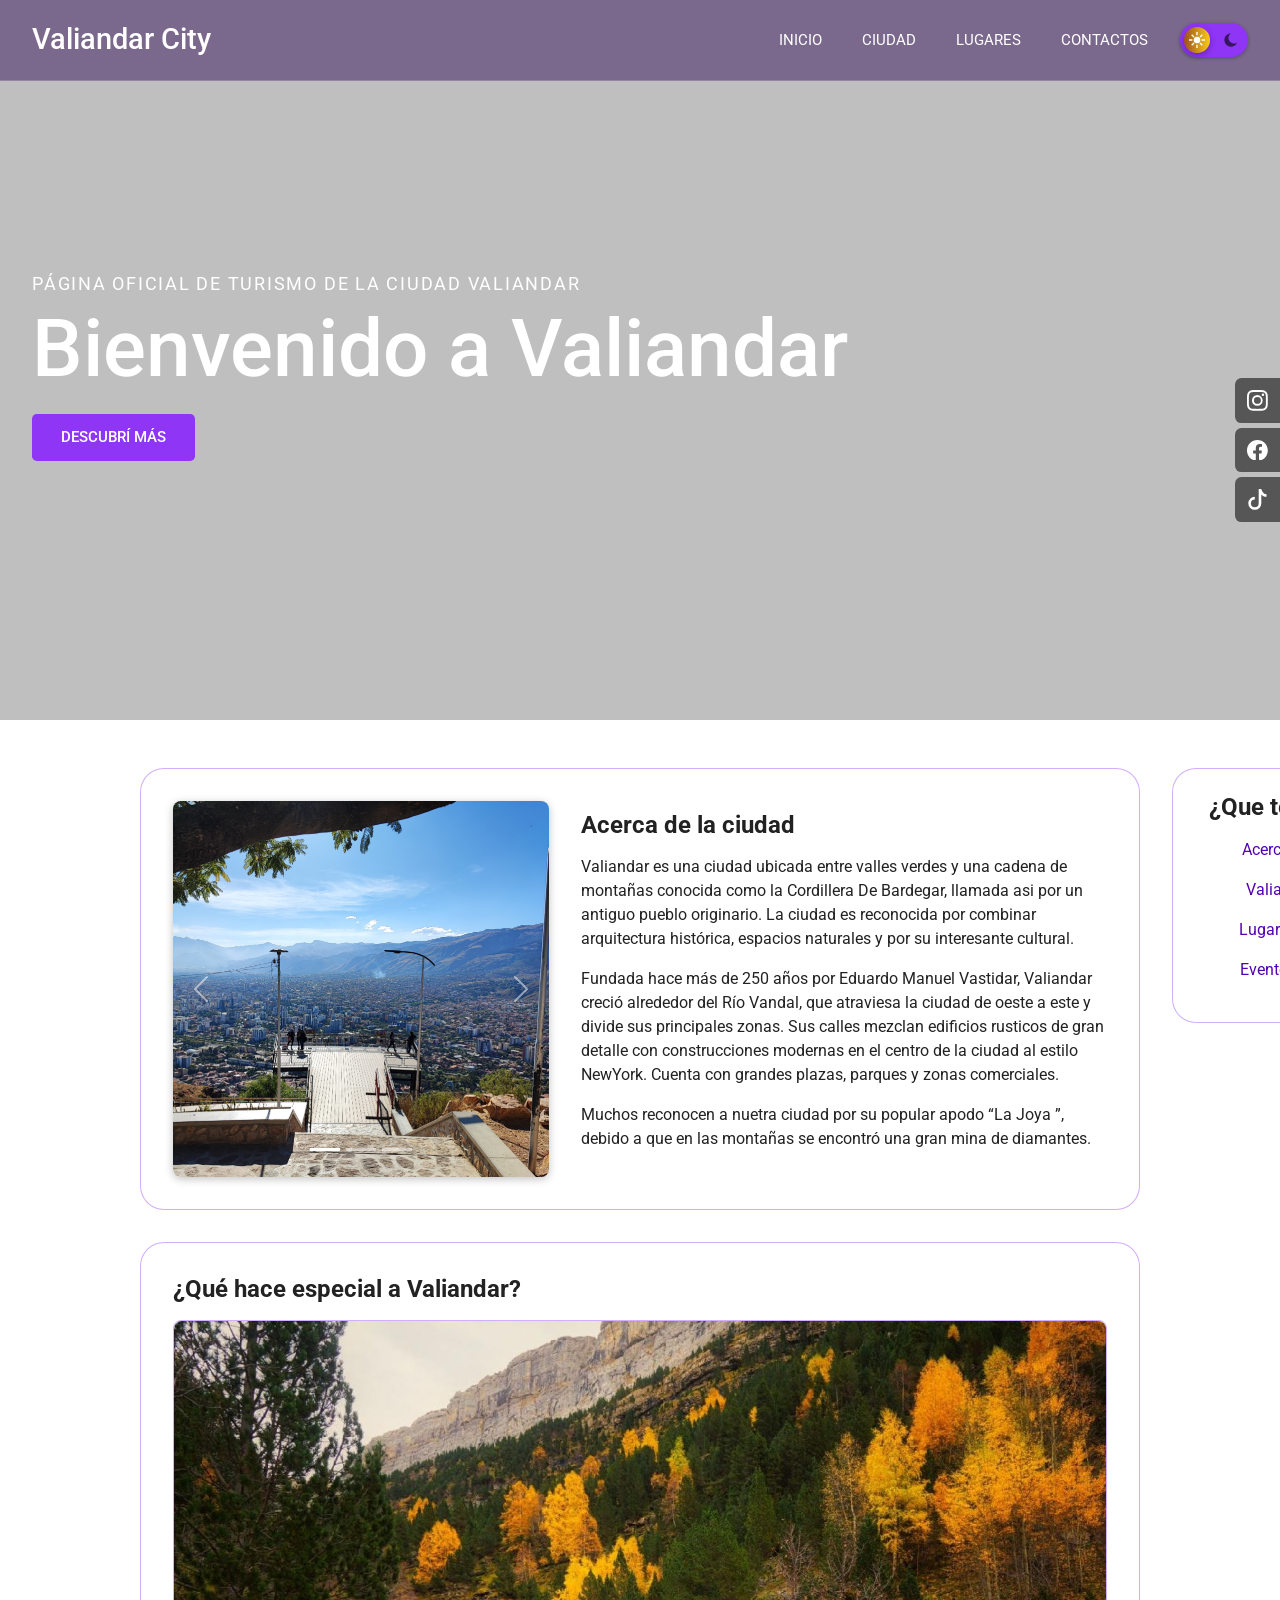
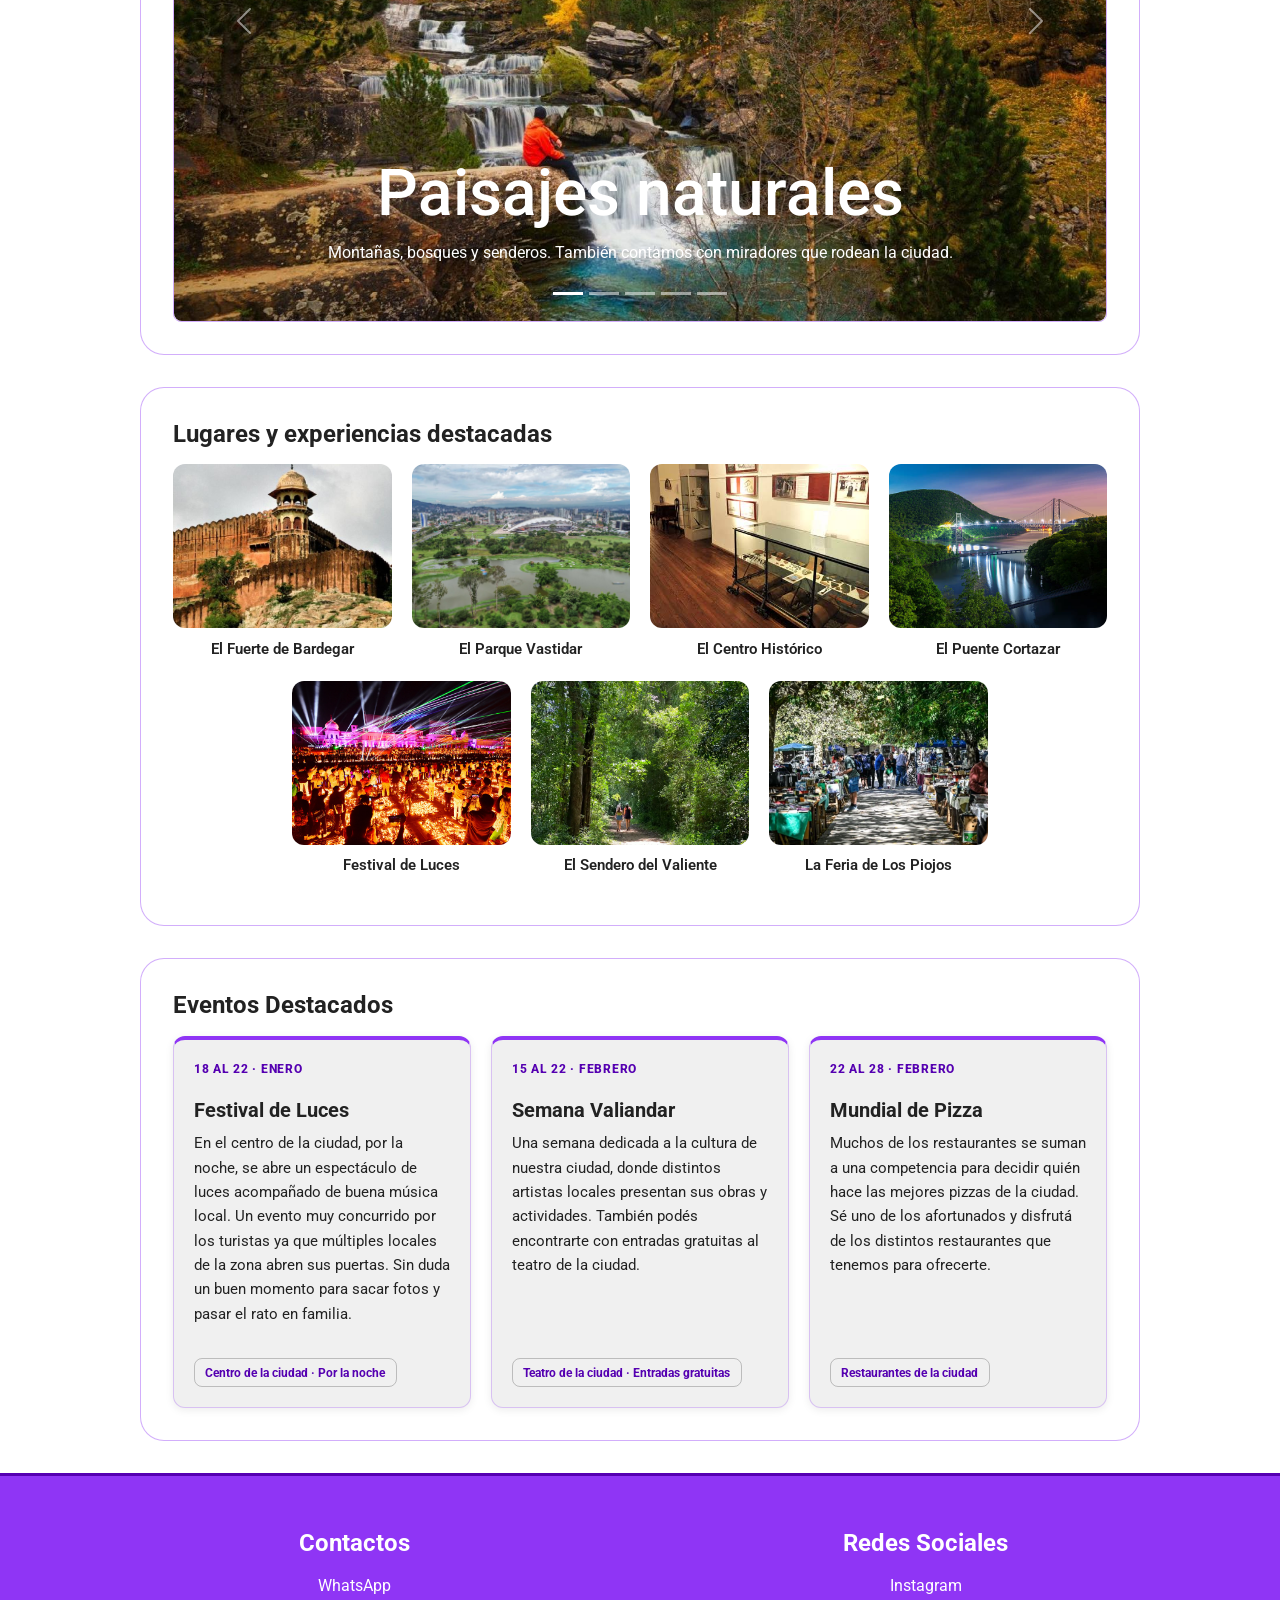
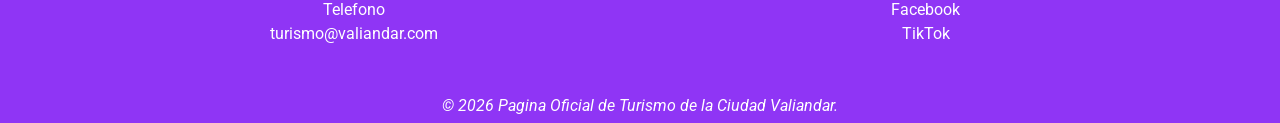
<file: index.html>
<!DOCTYPE html>
<html lang="es">
<head>
    <meta charset="UTF-8">
    <meta name="viewport" content="width=device-width, initial-scale=1.0">
    <title>Turismo Para Todos | Pagina Oficial de Turismo de la Ciudad Valiandar</title>
    <link rel="preconnect" href="https://fonts.googleapis.com">
    <link rel="preconnect" href="https://fonts.gstatic.com" crossorigin>
    <link href="https://fonts.googleapis.com/css2?family=Roboto:ital,wght@0,100..900;1,100..900&display=swap" rel="stylesheet">
    <link href="https://cdn.jsdelivr.net/npm/bootstrap@5.3.8/dist/css/bootstrap.min.css" rel="stylesheet" integrity="sha384-sRIl4kxILFvY47J16cr9ZwB07vP4J8+LH7qKQnuqkuIAvNWLzeN8tE5YBujZqJLB" crossorigin="anonymous">
    <link rel="stylesheet" href="./CSS/style.css">
    <script src="./JS/java.js"></script>
</head>
<body>

    <header>
        <div class="header-content">
            <a href="./index.html" class="logo">Valiandar City</a>
            <nav class="nav-principal" aria-label="Principal">
                <ul>
                    <li><a href="./index.html" class="activo">Inicio</a></li>
                    <li><a href="./ciudad.html">Ciudad</a></li>
                    <li><a href="./lugares.html">Lugares</a></li>
                    <li><a href="./contactos.html">Contactos</a></li>
                </ul>
                <label class="theme-switch" title="Cambiar entre tema claro y oscuro">
                    <input class="theme-switch__input" id="boton-tema" type="checkbox" role="switch" aria-label="Modo oscuro">
                    <span class="theme-switch__track" aria-hidden="true">
                        <svg class="theme-switch__sun" viewBox="0 0 24 24" aria-hidden="true">
                            <path d="M12 17a5 5 0 1 0 0-10 5 5 0 0 0 0 10Zm-1-17h2v5h-2zm0 19h2v5h-2zM0 11h5v2H0zm19 0h5v2h-5zM3.3 4.7l1.4-1.4 3.5 3.5-1.4 1.4zm12.5 12.5 1.4-1.4 3.5 3.5-1.4 1.4zM3.3 19.3l3.5-3.5 1.4 1.4-3.5 3.5zm12.5-12.5 3.5-3.5 1.4 1.4-3.5 3.5z"/>
                        </svg>
                        <svg class="theme-switch__moon" viewBox="0 0 24 24" aria-hidden="true">
                            <path d="M12 2a10 10 0 1 0 9.2 13.9A8 8 0 0 1 12 2Z"/>
                        </svg>
                    </span>
                </label>
            </nav>
        </div>
    </header>

    <section class="hero">
        <div class="hero-content">
            <p class="hero-sub">Página Oficial de Turismo de la Ciudad Valiandar</p>
            <h1>Bienvenido a Valiandar</h1>
            <a href="#presentacion" class="boton">Descubrí más</a>
        </div>
    </section>

    <div class="redes-fijas">
        <a href="https://www.instagram.com/" target="_blank" rel="noreferrer noopener" aria-label="Instagram">
            <svg xmlns="http://www.w3.org/2000/svg" width="16" height="16" fill="currentColor" class="bi bi-instagram" viewBox="0 0 16 16" aria-hidden="true" focusable="false">
                <path d="M8 0C5.829 0 5.556.01 4.703.048 3.85.088 3.269.222 2.76.42a3.9 3.9 0 0 0-1.417.923A3.9 3.9 0 0 0 .42 2.76C.222 3.268.087 3.85.048 4.7.01 5.555 0 5.827 0 8.001c0 2.172.01 2.444.048 3.297.04.852.174 1.433.372 1.942.205.526.478.972.923 1.417.444.445.89.719 1.416.923.51.198 1.09.333 1.942.372C5.555 15.99 5.827 16 8 16s2.444-.01 3.298-.048c.851-.04 1.434-.174 1.943-.372a3.9 3.9 0 0 0 1.416-.923c.445-.445.718-.891.923-1.417.197-.509.332-1.09.372-1.942C15.99 10.445 16 10.173 16 8s-.01-2.445-.048-3.299c-.04-.851-.175-1.433-.372-1.941a3.9 3.9 0 0 0-.923-1.417A3.9 3.9 0 0 0 13.24.42c-.51-.198-1.092-.333-1.943-.372C10.443.01 10.172 0 7.998 0zm-.717 1.442h.718c2.136 0 2.389.007 3.232.046.78.035 1.204.166 1.486.275.373.145.64.319.92.599s.453.546.598.92c.11.281.24.705.275 1.485.039.843.047 1.096.047 3.231s-.008 2.389-.047 3.232c-.035.78-.166 1.203-.275 1.485a2.5 2.5 0 0 1-.599.919c-.28.28-.546.453-.92.598-.28.11-.704.24-1.485.276-.843.038-1.096.047-3.232.047s-2.39-.009-3.233-.047c-.78-.036-1.203-.166-1.485-.276a2.5 2.5 0 0 1-.92-.598 2.5 2.5 0 0 1-.6-.92c-.109-.281-.24-.705-.275-1.485-.038-.843-.046-1.096-.046-3.233s.008-2.388.046-3.231c.036-.78.166-1.204.276-1.486.145-.373.319-.64.599-.92s.546-.453.92-.598c.282-.11.705-.24 1.485-.276.738-.034 1.024-.044 2.515-.045zm4.988 1.328a.96.96 0 1 0 0 1.92.96.96 0 0 0 0-1.92m-4.27 1.122a4.109 4.109 0 1 0 0 8.217 4.109 4.109 0 0 0 0-8.217m0 1.441a2.667 2.667 0 1 1 0 5.334 2.667 2.667 0 0 1 0-5.334"/>
            </svg>
        </a>
        <a href="https://www.facebook.com/" target="_blank" rel="noreferrer noopener" aria-label="Facebook">
            <svg xmlns="http://www.w3.org/2000/svg" width="16" height="16" fill="currentColor" class="bi bi-facebook" viewBox="0 0 16 16" aria-hidden="true" focusable="false">
                <path d="M16 8.049c0-4.446-3.582-8.05-8-8.05C3.58 0-.002 3.603-.002 8.05c0 4.017 2.926 7.347 6.75 7.951v-5.625h-2.03V8.05H6.75V6.275c0-2.017 1.195-3.131 3.022-3.131.876 0 1.791.157 1.791.157v1.98h-1.009c-.993 0-1.303.621-1.303 1.258v1.51h2.218l-.354 2.326H9.25V16c3.824-.604 6.75-3.934 6.75-7.951"/>
            </svg>
        </a>
        <a href="https://www.tiktok.com/" target="_blank" rel="noreferrer noopener" aria-label="TikTok">
            <svg xmlns="http://www.w3.org/2000/svg" width="16" height="16" fill="currentColor" class="bi bi-tiktok" viewBox="0 0 16 16" aria-hidden="true" focusable="false">
                <path d="M9 0h1.98c.144.715.54 1.617 1.235 2.512C12.895 3.389 13.797 4 15 4v2c-1.753 0-3.07-.814-4-1.829V11a5 5 0 1 1-5-5v2a3 3 0 1 0 3 3z"/>
            </svg>
        </a>
    </div>

    <div class="contenido">
        <main>
            <section id="presentacion">
                <div class="presentacion-grid">
                    <div id="carouselExampleIndicators" class="carousel slide carousel-presentacion">
                        <div class="carousel-indicators">
                            <button type="button" data-bs-target="#carouselExampleIndicators" data-bs-slide-to="0" class="active" aria-current="true" aria-label="Foto 1"></button>
                            <button type="button" data-bs-target="#carouselExampleIndicators" data-bs-slide-to="1" aria-label="Foto 2"></button>
                            <button type="button" data-bs-target="#carouselExampleIndicators" data-bs-slide-to="2" aria-label="Foto 3"></button>
                        </div>
                        <div class="carousel-inner">
                            <div class="carousel-item active">
                                <img src="./img/FotoMiradorDelMonte.jpg" class="d-block w-100" alt="Vista de Valiandar desde el Mirador del Monte">
                            </div>
                            <div class="carousel-item">
                                <img src="./img/FotoParqueVistaAlegreValiandar.jpg" class="d-block w-100" alt="Parque Vista Alegre con su laguna y el estadio al fondo">
                            </div>
                            <div class="carousel-item">
                                <img src="./img/FotoPuenteCortazar.jpg" class="d-block w-100" alt="Puente Cortazar iluminado de noche sobre el Río Vandal">
                            </div>
                        </div>
                        <button class="carousel-control-prev" type="button" data-bs-target="#carouselExampleIndicators" data-bs-slide="prev">
                            <span class="carousel-control-prev-icon" aria-hidden="true"></span>
                            <span class="visually-hidden">Anterior</span>
                        </button>
                        <button class="carousel-control-next" type="button" data-bs-target="#carouselExampleIndicators" data-bs-slide="next">
                            <span class="carousel-control-next-icon" aria-hidden="true"></span>
                            <span class="visually-hidden">Siguiente</span>
                        </button>
                    </div>

                    <div class="presentacion-texto">
                        <h3>Acerca de la ciudad</h3>
                        <p>Valiandar es una ciudad ubicada entre valles verdes y una cadena de montañas conocida como la Cordillera De Bardegar, llamada asi por un antiguo pueblo originario.
                            La ciudad es reconocida por combinar arquitectura histórica, espacios naturales y por su interesante cultural.</p>
                        <p>Fundada hace más de 250 años por Eduardo Manuel Vastidar, Valiandar creció alrededor del Río Vandal, que atraviesa la ciudad de oeste a este y divide sus principales zonas.
                            Sus calles mezclan edificios rusticos de gran detalle con construcciones modernas en el centro de la ciudad al estilo NewYork. Cuenta con grandes plazas, parques y zonas comerciales.</p>
                        <p>Muchos reconocen a nuetra ciudad por su popular apodo “La Joya ”, debido a que en las montañas se encontró una gran mina de diamantes.</p>
                    </div>
                </div>
            </section>

            <section id="valiandar-especial">
                <h3>¿Qué hace especial a Valiandar?</h3>

                <section class="cualidades-grid">

                <div id="carouselExampleCaptions" class="carousel slide">
                    <div class="carousel-indicators">
                        <button type="button" data-bs-target="#carouselExampleCaptions" data-bs-slide-to="0" class="active" aria-current="true" aria-label="Slide 1"></button>
                        <button type="button" data-bs-target="#carouselExampleCaptions" data-bs-slide-to="1" aria-label="Slide 2"></button>
                        <button type="button" data-bs-target="#carouselExampleCaptions" data-bs-slide-to="2" aria-label="Slide 3"></button>
                        <button type="button" data-bs-target="#carouselExampleCaptions" data-bs-slide-to="3" aria-label="Slide 4"></button>
                        <button type="button" data-bs-target="#carouselExampleCaptions" data-bs-slide-to="4" aria-label="Slide 5"></button>
                    </div>
                    <div class="carousel-inner">
                        <div class="carousel-item active">
                        <img src="./img/paisajesNaturales.jpg" class="img-especial-valiandar block w-100" alt="...">
                        <div class="carousel-caption d-none d-md-block">
                            <h5>Paisajes naturales</h5>
                            <p>Montañas, bosques y senderos. También contamos con miradores que rodean la ciudad.</p>
                        </div>
                        </div>
                        <div class="carousel-item">
                        <img src="./img/museoPorDentro.jpg" class="img-especial-valiandar d-block w-100" alt="...">
                        <div class="carousel-caption d-none d-md-block">
                            <h5>Historia y arquitectura</h5>
                            <p>El centro histórico conserva edificios construidos hace más de dos siglos.</p>
                        </div>
                        </div>
                        <div class="carousel-item">
                        <img src="./img/festivales.jpg" class="img-especial-valiandar d-block w-100" alt="...">
                        <div class="carousel-caption d-none d-md-block">
                            <h5>Cultura y festivales</h5>
                            <p>Durante todo el año se realizan festivales de música, arte, gastronomía y tradiciones locales.</p>
                        </div>
                        </div>
                        <div class="carousel-item">
                        <img src="./img/senderismo.jpg" class="img-especial-valiandar d-block w-100" alt="...">
                        <div class="carousel-caption d-none d-md-block">
                            <h5>Turismo de alta calidad</h5>
                            <p>Senderismo, ciclismo, paseos en bote y excursiones son algunas de las actividades favoritas.</p>
                        </div>
                        </div>
                        <div class="carousel-item">
                        <img src="./img/gastronomia.jpg" class="img-especial-valiandar d-block w-100" alt="...">
                        <div class="carousel-caption d-none d-md-block">
                            <h5>Gastronomía tradicional</h5>
                            <p>Valiandar posee platos propios elaborados con productos de la región.</p>
                        </div>
                        </div>
                    </div>
                    <button class="carousel-control-prev" type="button" data-bs-target="#carouselExampleCaptions" data-bs-slide="prev">
                        <span class="carousel-control-prev-icon" aria-hidden="true"></span>
                        <span class="visually-hidden">Previous</span>
                    </button>
                    <button class="carousel-control-next" type="button" data-bs-target="#carouselExampleCaptions" data-bs-slide="next">
                        <span class="carousel-control-next-icon" aria-hidden="true"></span>
                        <span class="visually-hidden">Next</span>
                    </button>
                </div>


                </section>
            </section>

            <section id="lugares-destacados">
                <h3>Lugares y experiencias destacadas</h3>
                <ul class="galeria">
                    <li>
                        <figure>
                            <img src="./img/FotoDeFuerteValiandar.jpeg" alt="El Fuerte de Bardegar" loading="lazy">
                            <figcaption>El Fuerte de Bardegar</figcaption>
                        </figure>
                    </li>
                    <li>
                        <figure>
                            <img src="./img/FotoParqueVistaAlegreValiandar.jpg" alt="El Parque Vastidar">
                            <figcaption>El Parque Vastidar</figcaption>
                        </figure>
                    </li>
                    <li>
                        <figure>
                            <img src="./img/museoPorDentro.jpg" alt="El Centro Histórico">
                            <figcaption>El Centro Histórico</figcaption>
                        </figure>
                    </li>
                    <li>
                        <figure>
                            <img src="./img/FotoPuenteCortazar.jpg" alt="El Puente Cortazar">
                            <figcaption>El Puente Cortazar</figcaption>
                        </figure>
                    </li>
                    <li>
                        <figure>
                            <img src="./img/festivalLuces.jpg" alt="Festival de Luces">
                            <figcaption>Festival de Luces</figcaption>
                        </figure>
                    </li>
                    <li>
                        <figure>
                            <img src="./img/sendero.webp" alt="El Sendero del Valiente">
                            <figcaption>El Sendero del Valiente</figcaption>
                        </figure>
                    </li>
                    <li>
                        <figure>
                            <img src="./img/feriaPiojos.webp" alt="La Feria de los piojos">
                            <figcaption>La Feria de Los Piojos</figcaption>
                        </figure>
                    </li>
                </ul>
            </section>

            <section id="eventos-destacados">
                <h3>Eventos Destacados</h3>

                <div class="eventos-grid">
                    <article class="evento-card">
                        <p class="evento-fecha">18 al 22 · enero</p>
                        <h4>Festival de Luces</h4>
                        <p class="evento-texto">En el centro de la ciudad, por la noche, se abre un espectáculo de luces acompañado de buena música local. Un evento muy concurrido por los turistas ya que múltiples locales de la zona abren sus puertas. Sin duda un buen momento para sacar fotos y pasar el rato en familia.</p>
                        <span class="evento-lugar">Centro de la ciudad · Por la noche</span>
                    </article>

                    <article class="evento-card">
                        <p class="evento-fecha">15 al 22 · febrero</p>
                        <h4>Semana Valiandar</h4>
                        <p class="evento-texto">Una semana dedicada a la cultura de nuestra ciudad, donde distintos artistas locales presentan sus obras y actividades. También podés encontrarte con entradas gratuitas al teatro de la ciudad.</p>
                        <span class="evento-lugar">Teatro de la ciudad · Entradas gratuitas</span>
                    </article>

                    <article class="evento-card">
                        <p class="evento-fecha">22 al 28 · febrero</p>
                        <h4>Mundial de Pizza</h4>
                        <p class="evento-texto">Muchos de los restaurantes se suman a una competencia para decidir quién hace las mejores pizzas de la ciudad. Sé uno de los afortunados y disfrutá de los distintos restaurantes que tenemos para ofrecerte.</p>
                        <span class="evento-lugar">Restaurantes de la ciudad</span>
                    </article>
                </div>
            </section>
        </main>

        <aside id="nav-lateral">
            <section class="nav-lateral">
                <h3>¿Que te interesa?</h3>
                <nav>
                    <ul>
                        <li><a href="#presentacion">Acerca de la Ciudad</a></li>
                        <li><a href="#valiandar-especial">Valiandar Especial</a></li>
                        <li><a href="#lugares-destacados">Lugares Destacados</a></li>
                        <li><a href="#eventos-destacados">Eventos Destacados</a></li>
                    </ul>
                </nav>
            </section>
        </aside>
    </div>

    <footer>
        <div class="footer">
            <section class="contactos">
                <h3>Contactos</h3>
                <a href="https://web.whatsapp.com/" target="_blank" rel="noreferrer noopener">WhatsApp</a><br>
                <a href="tel:+5491140203928" target="_blank" rel="noreferrer noopener">Telefono</a><br>
                <a href="mailto:turismo@valiandar.com">turismo@valiandar.com</a>
            </section>
            <section class="redes-sociales">
                <h3>Redes Sociales</h3>
                <a href="https://www.instagram.com/" target="_blank" rel="noreferrer noopener">Instagram</a><br>
                <a href="https://www.facebook.com/" target="_blank" rel="noreferrer noopener">Facebook</a><br>
                <a href="https://www.tiktok.com/" target="_blank" rel="noreferrer noopener">TikTok</a><br>
            </section>
        </div>
        <span class="copyright"><em>&copy; 2026 Pagina Oficial de Turismo de la Ciudad Valiandar.</em></span>
    </footer>
    <script src="https://cdn.jsdelivr.net/npm/bootstrap@5.3.8/dist/js/bootstrap.bundle.min.js" integrity="sha384-FKyoEForCGlyvwx9Hj09JcYn3nv7wiPVlz7YYwJrWVcXK/BmnVDxM+D2scQbITxI" crossorigin="anonymous"></script>
</body>
</html>
</file>
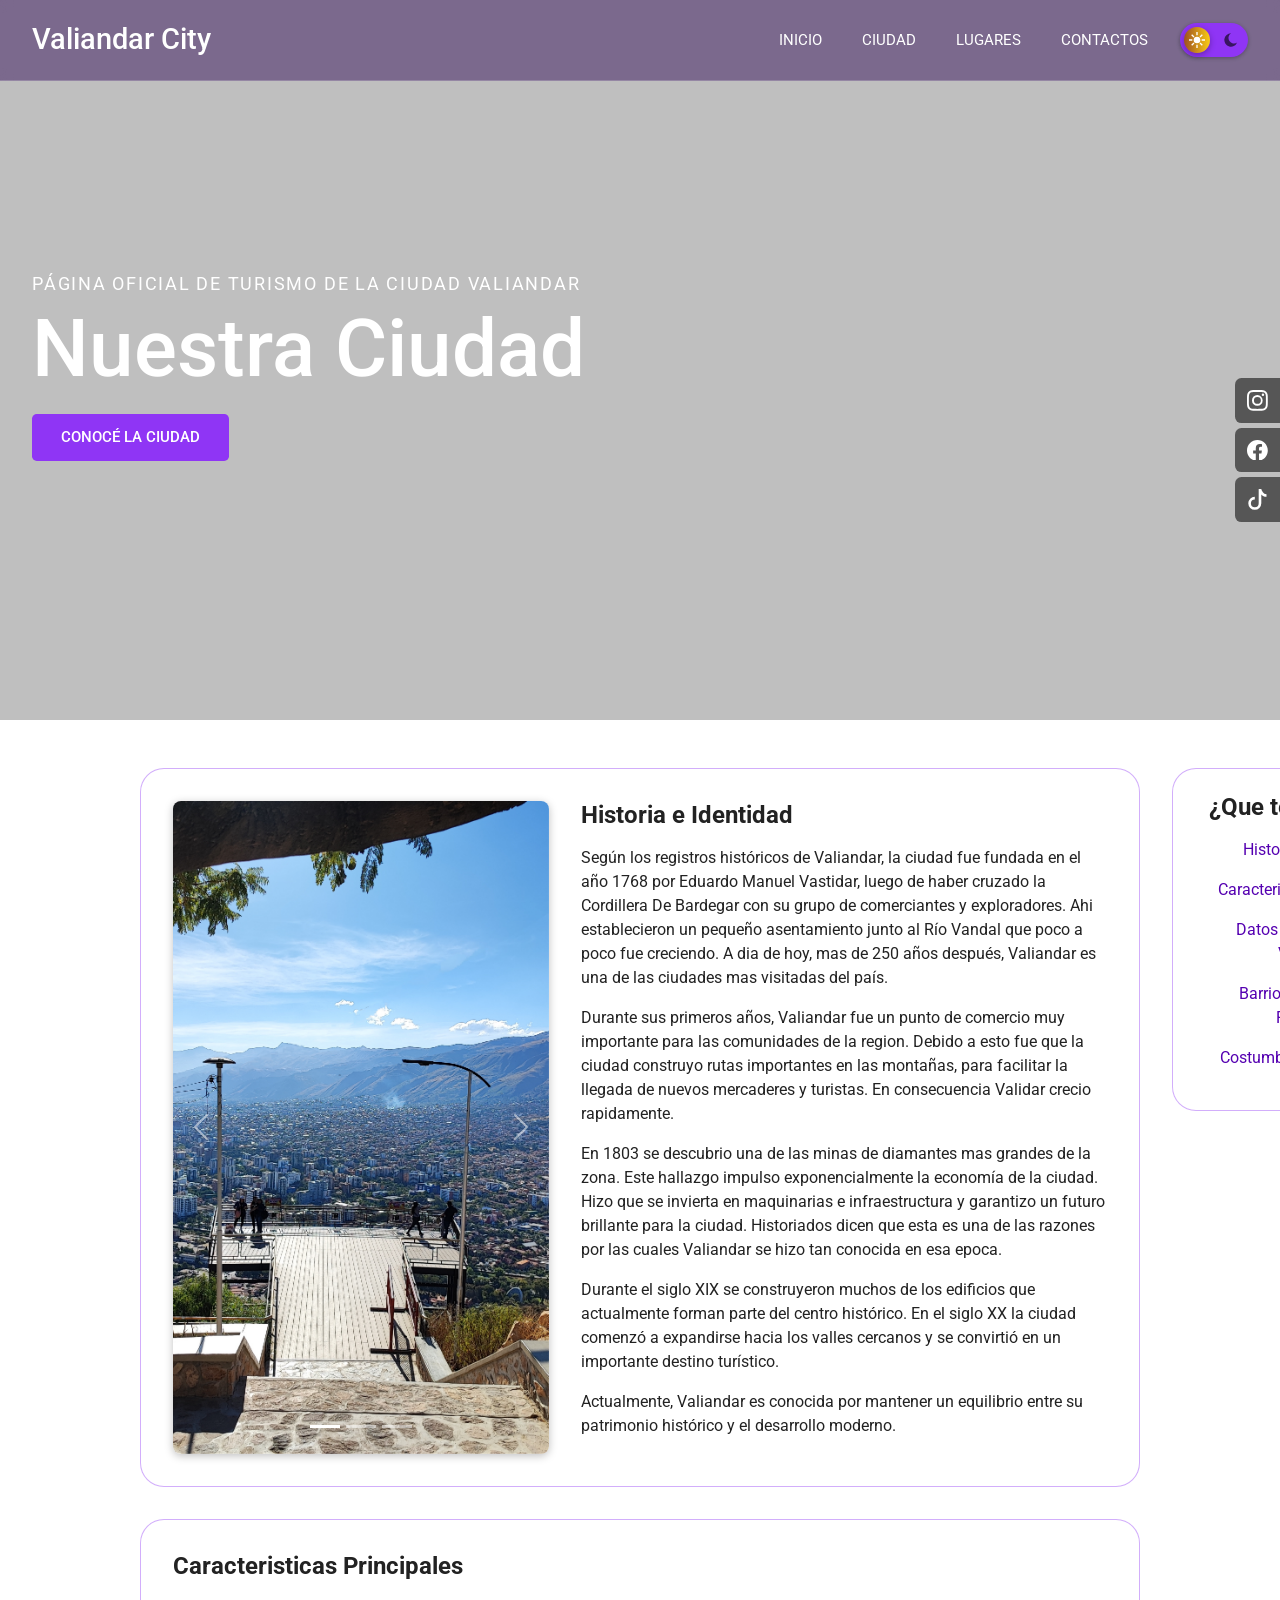
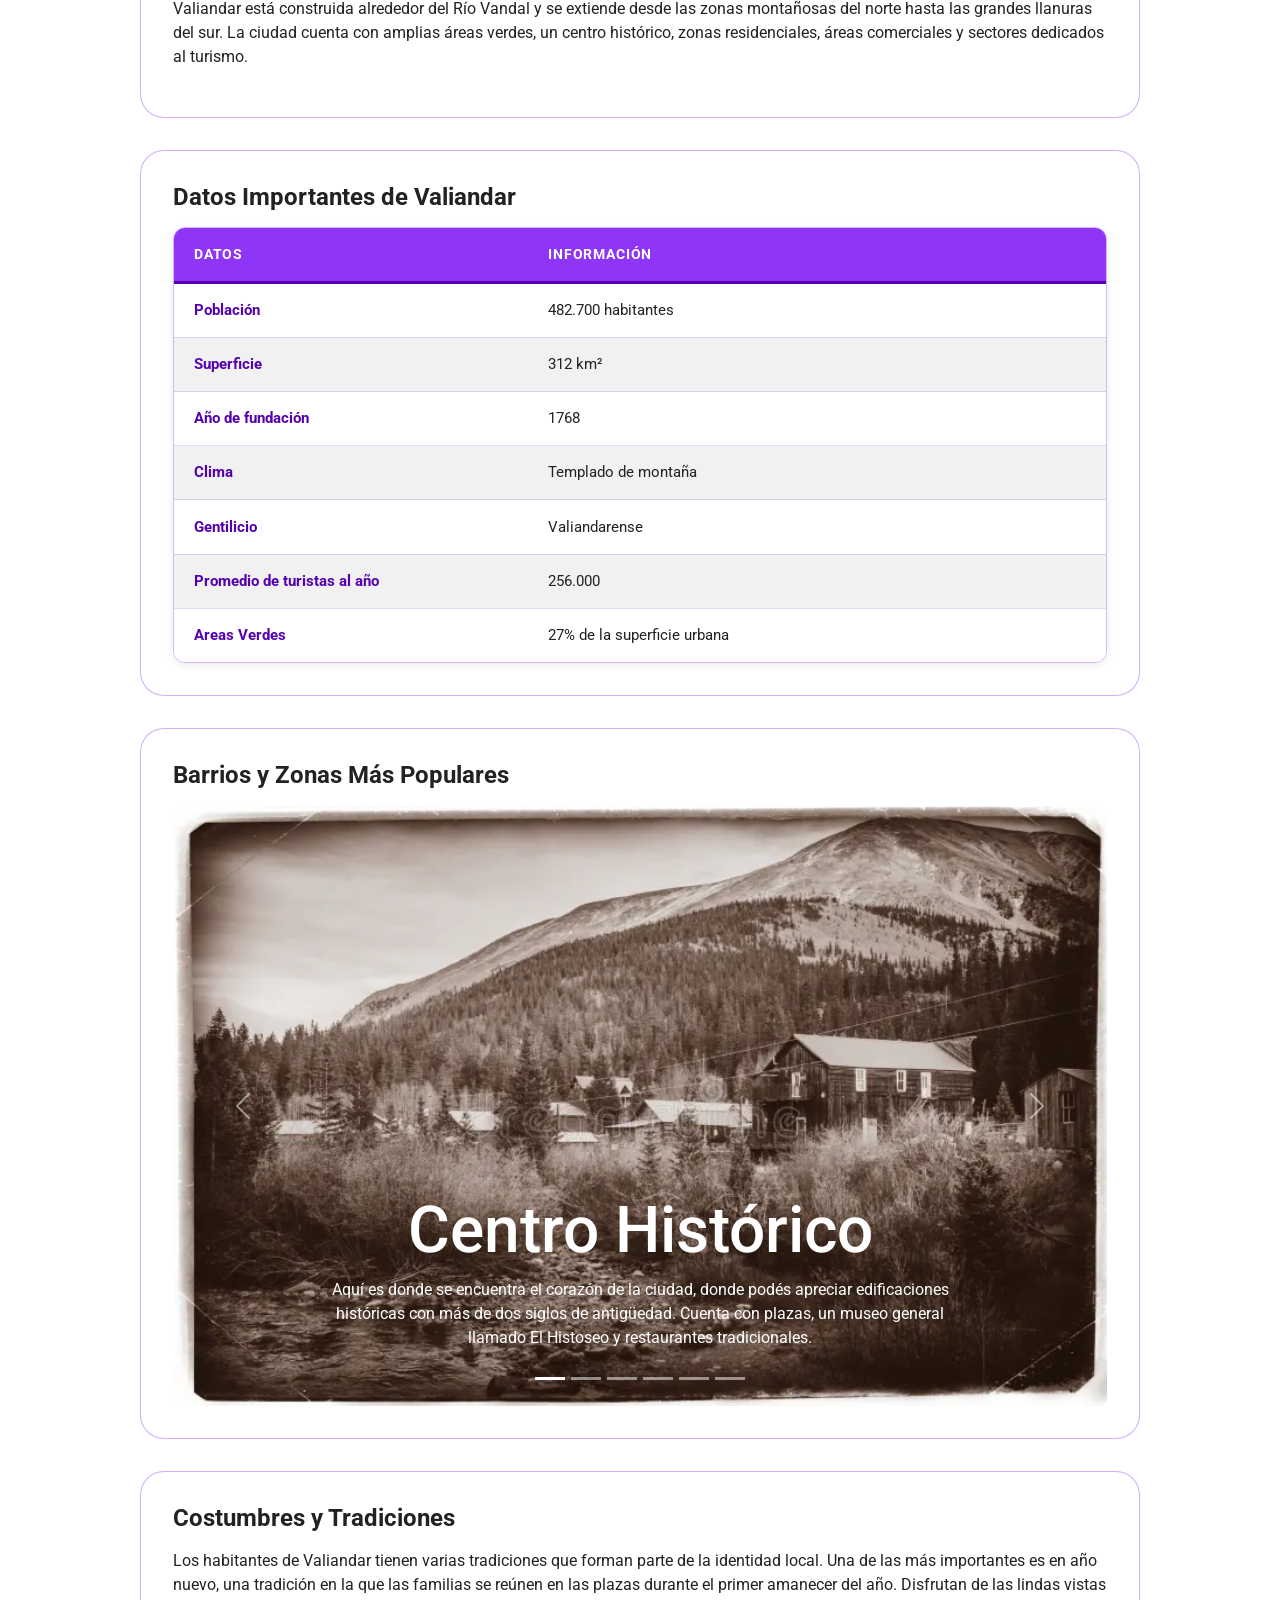
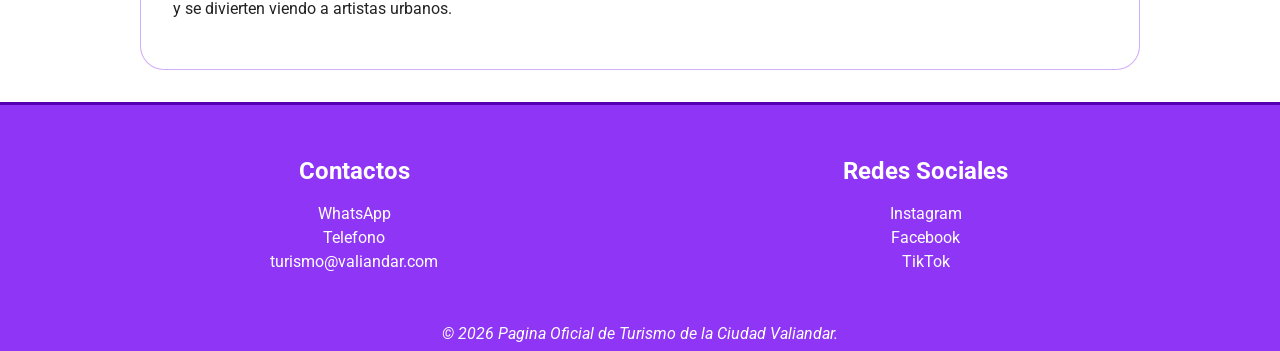
<file: ciudad.html>
<!DOCTYPE html>
<html lang="es">
<head>
    <meta charset="UTF-8">
    <meta name="viewport" content="width=device-width, initial-scale=1.0">
    <title>Ciudad | Pagina Oficial de Turismo de la Ciudad Valiandar</title>
    <link rel="preconnect" href="https://fonts.googleapis.com">
    <link rel="preconnect" href="https://fonts.gstatic.com" crossorigin>
    <link href="https://fonts.googleapis.com/css2?family=Roboto:ital,wght@0,100..900;1,100..900&display=swap" rel="stylesheet">
    <link href="https://cdn.jsdelivr.net/npm/bootstrap@5.3.8/dist/css/bootstrap.min.css" rel="stylesheet" integrity="sha384-sRIl4kxILFvY47J16cr9ZwB07vP4J8+LH7qKQnuqkuIAvNWLzeN8tE5YBujZqJLB" crossorigin="anonymous">
    <link rel="stylesheet" href="./CSS/style.css">
    <script src="./JS/java.js"></script>
</head>
<body>

    <header>
        <div class="header-content">
            <a href="./index.html" class="logo">Valiandar City</a>
            <nav class="nav-principal" aria-label="Principal">
                <ul>
                    <li><a href="./index.html">Inicio</a></li>
                    <li><a href="./ciudad.html" class="activo">Ciudad</a></li>
                    <li><a href="./lugares.html">Lugares</a></li>
                    <li><a href="./contactos.html">Contactos</a></li>
                </ul>
                <label class="theme-switch" title="Cambiar entre tema claro y oscuro">
                    <input class="theme-switch__input" id="boton-tema" type="checkbox" role="switch" aria-label="Modo oscuro">
                    <span class="theme-switch__track" aria-hidden="true">
                        <svg class="theme-switch__sun" viewBox="0 0 24 24" aria-hidden="true">
                            <path d="M12 17a5 5 0 1 0 0-10 5 5 0 0 0 0 10Zm-1-17h2v5h-2zm0 19h2v5h-2zM0 11h5v2H0zm19 0h5v2h-5zM3.3 4.7l1.4-1.4 3.5 3.5-1.4 1.4zm12.5 12.5 1.4-1.4 3.5 3.5-1.4 1.4zM3.3 19.3l3.5-3.5 1.4 1.4-3.5 3.5zm12.5-12.5 3.5-3.5 1.4 1.4-3.5 3.5z"/>
                        </svg>
                        <svg class="theme-switch__moon" viewBox="0 0 24 24" aria-hidden="true">
                            <path d="M12 2a10 10 0 1 0 9.2 13.9A8 8 0 0 1 12 2Z"/>
                        </svg>
                    </span>
                </label>
            </nav>
        </div>
    </header>

    <section class="hero">
        <div class="hero-content">
            <p class="hero-sub">Página Oficial de Turismo de la Ciudad Valiandar</p>
            <h1>Nuestra Ciudad</h1>
            <a href="#historia" class="boton">Conocé la ciudad</a>
        </div>
    </section>

    <div class="redes-fijas">
        <a href="https://www.instagram.com/" target="_blank" rel="noreferrer noopener" aria-label="Instagram">
            <svg xmlns="http://www.w3.org/2000/svg" width="16" height="16" fill="currentColor" class="bi bi-instagram" viewBox="0 0 16 16" aria-hidden="true" focusable="false">
                <path d="M8 0C5.829 0 5.556.01 4.703.048 3.85.088 3.269.222 2.76.42a3.9 3.9 0 0 0-1.417.923A3.9 3.9 0 0 0 .42 2.76C.222 3.268.087 3.85.048 4.7.01 5.555 0 5.827 0 8.001c0 2.172.01 2.444.048 3.297.04.852.174 1.433.372 1.942.205.526.478.972.923 1.417.444.445.89.719 1.416.923.51.198 1.09.333 1.942.372C5.555 15.99 5.827 16 8 16s2.444-.01 3.298-.048c.851-.04 1.434-.174 1.943-.372a3.9 3.9 0 0 0 1.416-.923c.445-.445.718-.891.923-1.417.197-.509.332-1.09.372-1.942C15.99 10.445 16 10.173 16 8s-.01-2.445-.048-3.299c-.04-.851-.175-1.433-.372-1.941a3.9 3.9 0 0 0-.923-1.417A3.9 3.9 0 0 0 13.24.42c-.51-.198-1.092-.333-1.943-.372C10.443.01 10.172 0 7.998 0zm-.717 1.442h.718c2.136 0 2.389.007 3.232.046.78.035 1.204.166 1.486.275.373.145.64.319.92.599s.453.546.598.92c.11.281.24.705.275 1.485.039.843.047 1.096.047 3.231s-.008 2.389-.047 3.232c-.035.78-.166 1.203-.275 1.485a2.5 2.5 0 0 1-.599.919c-.28.28-.546.453-.92.598-.28.11-.704.24-1.485.276-.843.038-1.096.047-3.232.047s-2.39-.009-3.233-.047c-.78-.036-1.203-.166-1.485-.276a2.5 2.5 0 0 1-.92-.598 2.5 2.5 0 0 1-.6-.92c-.109-.281-.24-.705-.275-1.485-.038-.843-.046-1.096-.046-3.233s.008-2.388.046-3.231c.036-.78.166-1.204.276-1.486.145-.373.319-.64.599-.92s.546-.453.92-.598c.282-.11.705-.24 1.485-.276.738-.034 1.024-.044 2.515-.045zm4.988 1.328a.96.96 0 1 0 0 1.92.96.96 0 0 0 0-1.92m-4.27 1.122a4.109 4.109 0 1 0 0 8.217 4.109 4.109 0 0 0 0-8.217m0 1.441a2.667 2.667 0 1 1 0 5.334 2.667 2.667 0 0 1 0-5.334"/>
            </svg>
        </a>
        <a href="https://www.facebook.com/" target="_blank" rel="noreferrer noopener" aria-label="Facebook">
            <svg xmlns="http://www.w3.org/2000/svg" width="16" height="16" fill="currentColor" class="bi bi-facebook" viewBox="0 0 16 16" aria-hidden="true" focusable="false">
                <path d="M16 8.049c0-4.446-3.582-8.05-8-8.05C3.58 0-.002 3.603-.002 8.05c0 4.017 2.926 7.347 6.75 7.951v-5.625h-2.03V8.05H6.75V6.275c0-2.017 1.195-3.131 3.022-3.131.876 0 1.791.157 1.791.157v1.98h-1.009c-.993 0-1.303.621-1.303 1.258v1.51h2.218l-.354 2.326H9.25V16c3.824-.604 6.75-3.934 6.75-7.951"/>
            </svg>
        </a>
        <a href="https://www.tiktok.com/" target="_blank" rel="noreferrer noopener" aria-label="TikTok">
            <svg xmlns="http://www.w3.org/2000/svg" width="16" height="16" fill="currentColor" class="bi bi-tiktok" viewBox="0 0 16 16" aria-hidden="true" focusable="false">
                <path d="M9 0h1.98c.144.715.54 1.617 1.235 2.512C12.895 3.389 13.797 4 15 4v2c-1.753 0-3.07-.814-4-1.829V11a5 5 0 1 1-5-5v2a3 3 0 1 0 3 3z"/>
            </svg>
        </a>
    </div>

    <div class="contenido">
        <main>

        <section id="historia">
                <div class="presentacion-grid">
                    <div id="carouselExampleIndicators" class="carousel slide carousel-presentacion">
                        <div class="carousel-indicators">
                            <button type="button" data-bs-target="#carouselExampleIndicators" data-bs-slide-to="0" class="active" aria-current="true" aria-label="Foto 1"></button>
                            <button type="button" data-bs-target="#carouselExampleIndicators" data-bs-slide-to="1" aria-label="Foto 2"></button>
                            <button type="button" data-bs-target="#carouselExampleIndicators" data-bs-slide-to="2" aria-label="Foto 3"></button>
                        </div>
                        <div class="carousel-inner">
                            <div class="carousel-item active">
                                <img src="./img/FotoMiradorDelMonte.jpg" class="d-block w-100" alt="Vista de Valiandar desde el Mirador del Monte">
                            </div>
                            <div class="carousel-item">
                                <img src="./img/FotoParqueVistaAlegreValiandar.jpg" class="d-block w-100" alt="Parque Vista Alegre con su laguna y el estadio al fondo">
                            </div>
                            <div class="carousel-item">
                                <img src="./img/FotoPuenteCortazar.jpg" class="d-block w-100" alt="Puente Cortazar iluminado de noche sobre el Río Vandal">
                            </div>
                        </div>
                        <button class="carousel-control-prev" type="button" data-bs-target="#carouselExampleIndicators" data-bs-slide="prev">
                            <span class="carousel-control-prev-icon" aria-hidden="true"></span>
                            <span class="visually-hidden">Anterior</span>
                        </button>
                        <button class="carousel-control-next" type="button" data-bs-target="#carouselExampleIndicators" data-bs-slide="next">
                            <span class="carousel-control-next-icon" aria-hidden="true"></span>
                            <span class="visually-hidden">Siguiente</span>
                        </button>
                    </div>

                    <div class="presentacion-texto">
                        <h3>Historia e Identidad</h3>
                        <p>Según los registros históricos de Valiandar, la ciudad fue fundada en el año 1768 por Eduardo Manuel Vastidar, luego de haber cruzado la Cordillera De Bardegar con su grupo de comerciantes y exploradores. Ahi establecieron un pequeño asentamiento junto al Río Vandal que poco a poco fue creciendo. A dia de hoy, mas de 250 años después, Valiandar es una de las ciudades mas visitadas del país.</p>
                        <p>Durante sus primeros años, Valiandar fue un punto de comercio muy importante para las comunidades de la region. Debido a esto fue que la ciudad construyo rutas importantes en las montañas, para facilitar la llegada de nuevos mercaderes y turistas. En consecuencia Validar crecio rapidamente.</p>
                        <p>En 1803 se descubrio una de las minas de diamantes mas grandes de la zona. Este hallazgo impulso exponencialmente la economía de la ciudad. Hizo que se invierta en maquinarias e infraestructura y garantizo un futuro brillante para la ciudad. Historiados dicen que esta es una de las razones por las cuales Valiandar se hizo tan conocida en esa epoca.</p>
                        <p>Durante el siglo XIX se construyeron muchos de los edificios que actualmente forman parte del centro histórico. En el siglo XX la ciudad comenzó a expandirse hacia los valles cercanos y se convirtió en un importante destino turístico.</p>
                        <p>Actualmente, Valiandar es conocida por mantener un equilibrio entre su patrimonio histórico y el desarrollo moderno.</p>
                    </div>
                </div>
            </section>
            <section id="caracteristicas">
                <h3>Caracteristicas Principales</h3>
                <p>Valiandar está construida alrededor del Río Vandal y se extiende desde las zonas montañosas del norte hasta las grandes llanuras del sur. La ciudad cuenta con amplias áreas verdes, un centro histórico, zonas residenciales, áreas comerciales y sectores dedicados al turismo.</p>
            </section>

            <section id="datos">
                <h3>Datos Importantes de Valiandar</h3>
                <div id="tabla-datos">
                    <table>
                        <thead>
                            <tr>
                                <th>DATOS</th>
                                <th>INFORMACIÓN</th>
                            </tr>
                        </thead>
                        <tbody>
                            <tr>
                                <td>Población</td>
                                <td>482.700 habitantes</td>
                            </tr>
                            <tr>
                                <td>Superficie</td>
                                <td>312 km²</td>
                            </tr>
                            <tr>
                                <td>Año de fundación</td>
                                <td>1768</td>
                            </tr>
                            <tr>
                                <td>Clima</td>
                                <td>Templado de montaña</td>
                            </tr>
                            <tr>
                                <td>Gentilicio</td>
                                <td>Valiandarense</td>
                            </tr>
                            <tr>
                                <td>Promedio de turistas al año</td>
                                <td>256.000</td>
                            </tr>
                            <tr>
                                <td>Areas Verdes</td>
                                <td>27% de la superficie urbana</td>
                            </tr>
                        </tbody>
                    </table>
                </div>
            </section>

            <section id="barrios-zonas">
                <h3>Barrios y Zonas Más Populares</h3>
                <div id="carouselExampleCaptions" class="carousel slide">
                    <div class="carousel-indicators">
                        <button type="button" data-bs-target="#carouselExampleCaptions" data-bs-slide-to="0" class="active" aria-current="true" aria-label="Slide 1"></button>
                        <button type="button" data-bs-target="#carouselExampleCaptions" data-bs-slide-to="1" aria-label="Slide 2"></button>
                        <button type="button" data-bs-target="#carouselExampleCaptions" data-bs-slide-to="2" aria-label="Slide 3"></button>
                        <button type="button" data-bs-target="#carouselExampleCaptions" data-bs-slide-to="3" aria-label="Slide 4"></button>
                        <button type="button" data-bs-target="#carouselExampleCaptions" data-bs-slide-to="4" aria-label="Slide 5"></button>
                        <button type="button" data-bs-target="#carouselExampleCaptions" data-bs-slide-to="5" aria-label="Slide 6"></button>
                    </div>
                    <div class="carousel-inner">
                        <div class="carousel-item active">
                        <img src="./img/FotoAntiguaDeValiandar.webp" class="barrio-zona d-block w-100" alt="...">
                        <div class="carousel-caption d-none d-md-block">
                            <h5>Centro Histórico</h5>
                            <p>Aquí es donde se encuentra el corazón de la ciudad, donde podés apreciar edificaciones históricas con más de dos siglos de antigüedad. Cuenta con plazas, un museo general llamado El Histoseo y restaurantes tradicionales.</p>
                        </div>
                        </div>
                        <div class="carousel-item">
                        <img src="./img/barrioAndares.jpg" class="barrio-zona d-block w-100" alt="...">
                        <div class="carousel-caption d-none d-md-block">
                            <h5>Barrio Andares</h5>
                            <p>Uno de los barrios que aún mantiene la estética antigua de la ciudad, mostrando las técnicas arquitectónicas de épocas pasadas.</p>
                        </div>
                        </div>
                        <div class="carousel-item">
                        <img src="./img/bosqueDelNorte.jpg" class="barrio-zona d-block w-100" alt="...">
                        <div class="carousel-caption d-none d-md-block">
                            <h5>Los Bosques del Norte</h5>
                            <p>Una zona excepcional para quienes disfrutan de la naturaleza y el entorno rural. Ubicado al pie de la montaña, es ideal para realizar actividades al aire libre.</p>
                        </div>
                        </div>
                        <div class="carousel-item">
                        <img src="./img/barrioDomingo.jpg" class="barrio-zona d-block w-100" alt="...">
                        <div class="carousel-caption d-none d-md-block">
                            <h5>Barrio Domingo</h5>
                            <p>Un barrio especialmente pensado para turistas. Cuenta con varios hoteles de muy buena puntuación y plazas donde se organizan ferias de todo tipo.</p>
                        </div>
                        </div>
                        <div class="carousel-item">
                        <img src="./img/FotoPuenteCortazar.jpg" class="barrio-zona d-block w-100" alt="...">
                        <div class="carousel-caption d-none d-md-block">
                            <h5>Barrio Vista Alegre</h5>
                            <p>Es uno de los barrios más modernos de la ciudad. Alberga uno de los shoppings más completos de la región, además de restaurantes gourmet y zonas hoteleras.</p>
                        </div>
                        </div>
                        <div class="carousel-item">
                        <img src="./img/FotoMiradorDelMonte.jpg" class="barrio-zona d-block w-100" alt="...">
                        <div class="carousel-caption d-none d-md-block">
                            <h5>El Mirador</h5>
                            <p>Ubicado en la ladera de la montaña, es una zona muy concurrida por los visitantes debido a sus increíbles panorámicas de toda la ciudad.</p>
                        </div>
                        </div>
                    </div>
                    <button class="carousel-control-prev" type="button" data-bs-target="#carouselExampleCaptions" data-bs-slide="prev">
                        <span class="carousel-control-prev-icon" aria-hidden="true"></span>
                        <span class="visually-hidden">Previous</span>
                    </button>
                    <button class="carousel-control-next" type="button" data-bs-target="#carouselExampleCaptions" data-bs-slide="next">
                        <span class="carousel-control-next-icon" aria-hidden="true"></span>
                        <span class="visually-hidden">Next</span>
                    </button>
                    </div>
            </section>

            <section id="costumbres-tradiciones">
                <h3>Costumbres y Tradiciones</h3>
                <p>Los habitantes de Valiandar tienen varias tradiciones que forman parte de la identidad local. Una de las más importantes es en año nuevo, una tradición en la que las familias se reúnen en las plazas durante el primer amanecer del año. Disfrutan de las lindas vistas y se divierten viendo a artistas urbanos.</p>
            </section>
        </main>

        <aside id="nav-lateral">
            <section class="nav-lateral">
                <h3>¿Que te interesa?</h3>
                <nav>
                    <ul>
                        <li><a href="#historia">Historia e Identidad</a></li>
                        <li><a href="#caracteristicas">Caracteristicas Principales</a></li>
                        <li><a href="#datos">Datos Importantes de Valiandar</a></li>
                        <li><a href="#barrios-zonas">Barrios y Zonas Más Populares</a></li>
                        <li><a href="#costumbres-tradiciones">Costumbres y Tradiciones</a></li>
                    </ul>
                </nav>
            </section>
        </aside>
    </div>

    <footer>
        <div class="footer">
            <section class="contactos">
                <h3>Contactos</h3>
                <a href="https://web.whatsapp.com/" target="_blank" rel="noreferrer noopener">WhatsApp</a><br>
                <a href="tel:+5491140203928" target="_blank" rel="noreferrer noopener">Telefono</a><br>
                <a href="mailto:turismo@valiandar.com">turismo@valiandar.com</a>
            </section>
            <section class="redes-sociales">
                <h3>Redes Sociales</h3>
                <a href="https://www.instagram.com/" target="_blank" rel="noreferrer noopener">Instagram</a><br>
                <a href="https://www.facebook.com/" target="_blank" rel="noreferrer noopener">Facebook</a><br>
                <a href="https://www.tiktok.com/" target="_blank" rel="noreferrer noopener">TikTok</a><br>
            </section>
        </div>
        <span class="copyright"><em>&copy; 2026 Pagina Oficial de Turismo de la Ciudad Valiandar.</em></span>
    </footer>
    <script src="https://cdn.jsdelivr.net/npm/bootstrap@5.3.8/dist/js/bootstrap.bundle.min.js" integrity="sha384-FKyoEForCGlyvwx9Hj09JcYn3nv7wiPVlz7YYwJrWVcXK/BmnVDxM+D2scQbITxI" crossorigin="anonymous"></script>
</body>
</html>
</file>
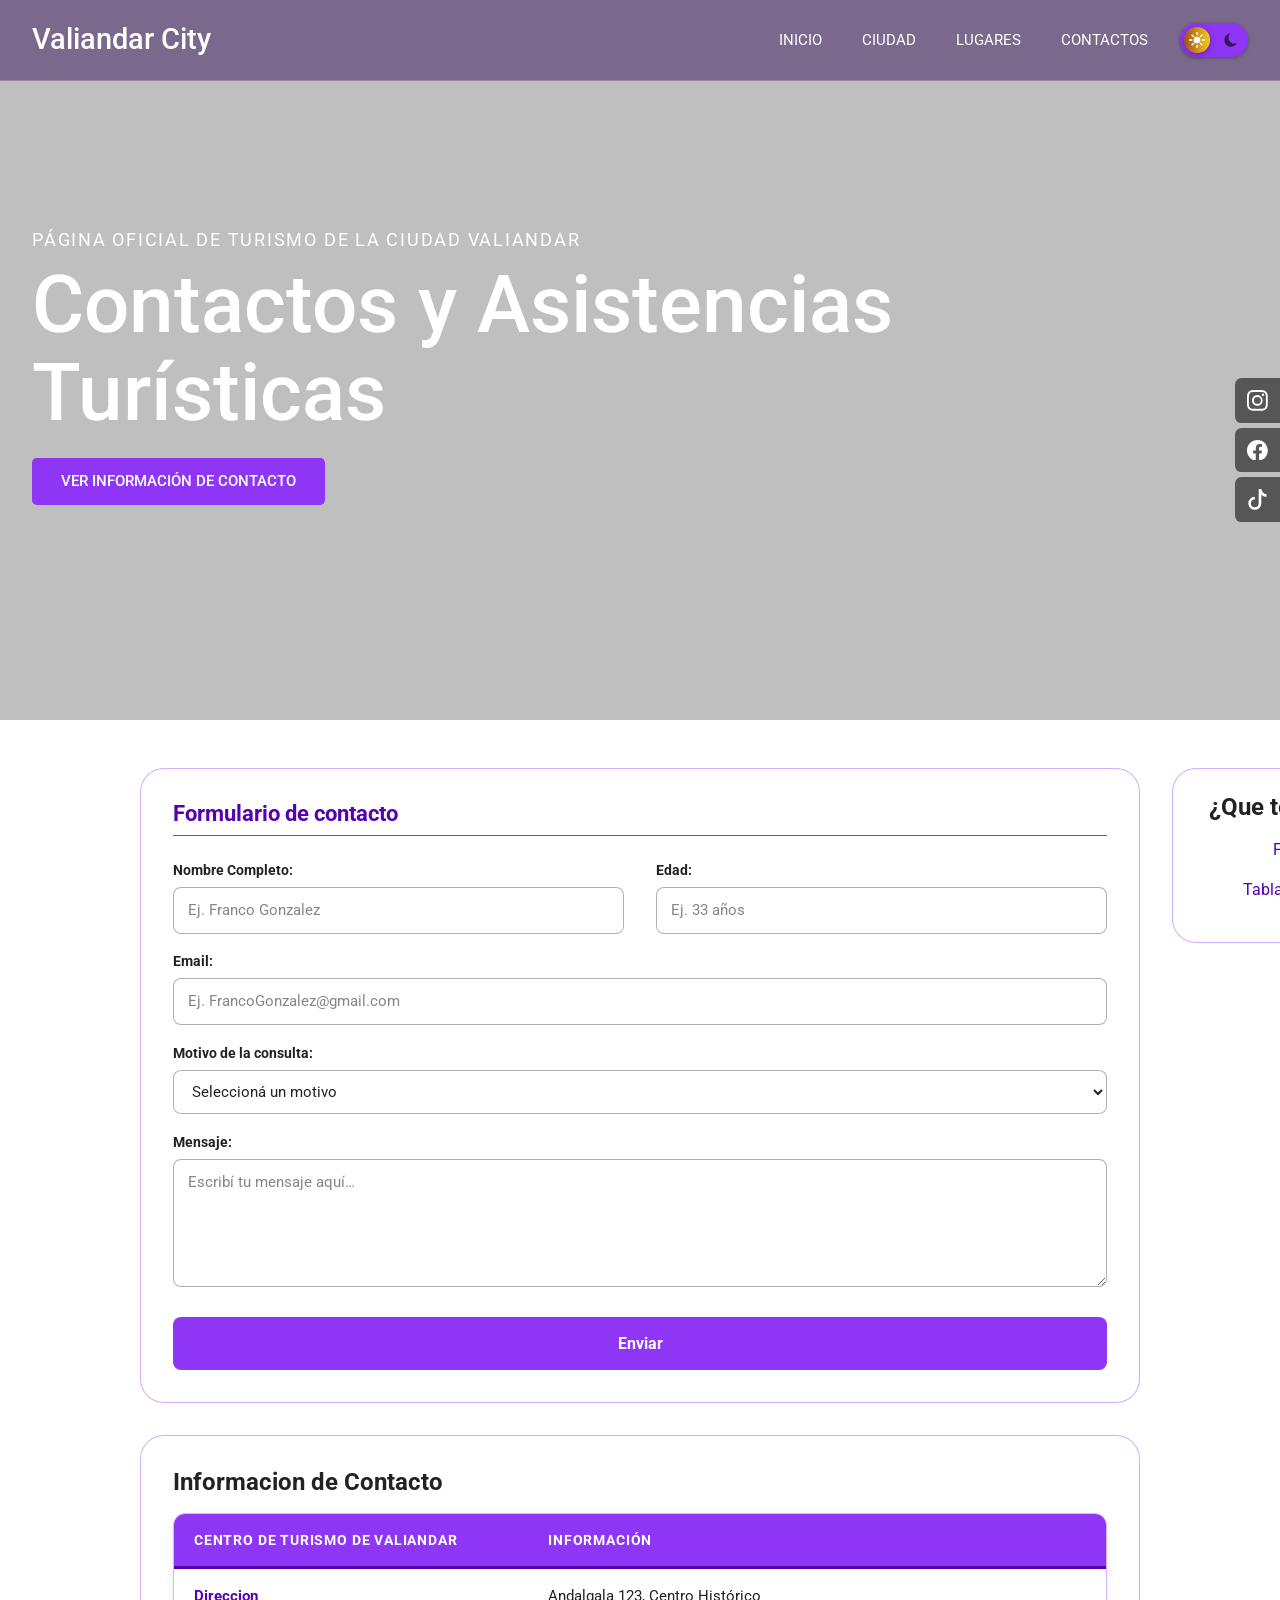
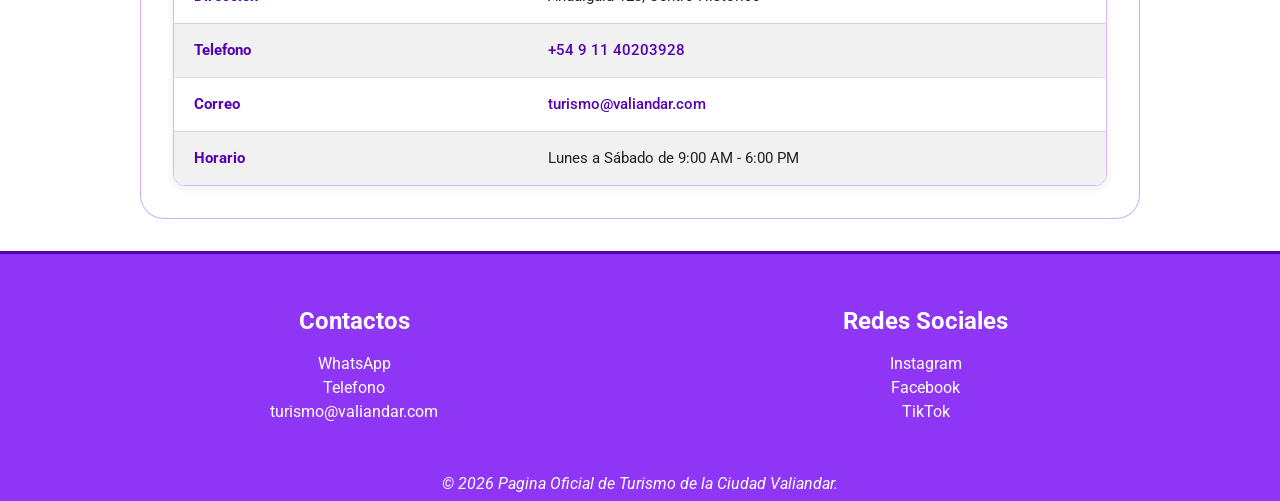
<file: contactos.html>
<!DOCTYPE html>
<html lang="es">
<head>
    <meta charset="UTF-8">
    <meta name="viewport" content="width=device-width, initial-scale=1.0">
    <title>Contactos | Pagina Oficial de Turismo de la Ciudad Valiandar</title>
    <link rel="preconnect" href="https://fonts.googleapis.com">
    <link rel="preconnect" href="https://fonts.gstatic.com" crossorigin>
    <link href="https://fonts.googleapis.com/css2?family=Roboto:ital,wght@0,100..900;1,100..900&display=swap" rel="stylesheet">
    <link href="https://cdn.jsdelivr.net/npm/bootstrap@5.3.8/dist/css/bootstrap.min.css" rel="stylesheet" integrity="sha384-sRIl4kxILFvY47J16cr9ZwB07vP4J8+LH7qKQnuqkuIAvNWLzeN8tE5YBujZqJLB" crossorigin="anonymous">
    <link rel="stylesheet" href="./CSS/style.css">
    <script src="./JS/java.js"></script>
</head>
<body>

    <header>
        <div class="header-content">
            <a href="./index.html" class="logo">Valiandar City</a>
            <nav class="nav-principal" aria-label="Principal">
                <ul>
                    <li><a href="./index.html">Inicio</a></li>
                    <li><a href="./ciudad.html">Ciudad</a></li>
                    <li><a href="./lugares.html">Lugares</a></li>
                    <li><a href="./contactos.html" class="activo">Contactos</a></li>
                </ul>
                <label class="theme-switch" title="Cambiar entre tema claro y oscuro">
                    <input class="theme-switch__input" id="boton-tema" type="checkbox" role="switch" aria-label="Modo oscuro">
                    <span class="theme-switch__track" aria-hidden="true">
                        <svg class="theme-switch__sun" viewBox="0 0 24 24" aria-hidden="true">
                            <path d="M12 17a5 5 0 1 0 0-10 5 5 0 0 0 0 10Zm-1-17h2v5h-2zm0 19h2v5h-2zM0 11h5v2H0zm19 0h5v2h-5zM3.3 4.7l1.4-1.4 3.5 3.5-1.4 1.4zm12.5 12.5 1.4-1.4 3.5 3.5-1.4 1.4zM3.3 19.3l3.5-3.5 1.4 1.4-3.5 3.5zm12.5-12.5 3.5-3.5 1.4 1.4-3.5 3.5z"/>
                        </svg>
                        <svg class="theme-switch__moon" viewBox="0 0 24 24" aria-hidden="true">
                            <path d="M12 2a10 10 0 1 0 9.2 13.9A8 8 0 0 1 12 2Z"/>
                        </svg>
                    </span>
                </label>
            </nav>
        </div>
    </header>

    <section class="hero">
        <div class="hero-content">
            <p class="hero-sub">Página Oficial de Turismo de la Ciudad Valiandar</p>
            <h1>Contactos y Asistencias Turísticas</h1>
            <a href="#formulario" class="boton">Ver información de contacto</a>
        </div>
    </section>

    <div class="redes-fijas">
        <a href="https://www.instagram.com/" target="_blank" rel="noreferrer noopener" aria-label="Instagram">
            <svg xmlns="http://www.w3.org/2000/svg" width="16" height="16" fill="currentColor" class="bi bi-instagram" viewBox="0 0 16 16" aria-hidden="true" focusable="false">
                <path d="M8 0C5.829 0 5.556.01 4.703.048 3.85.088 3.269.222 2.76.42a3.9 3.9 0 0 0-1.417.923A3.9 3.9 0 0 0 .42 2.76C.222 3.268.087 3.85.048 4.7.01 5.555 0 5.827 0 8.001c0 2.172.01 2.444.048 3.297.04.852.174 1.433.372 1.942.205.526.478.972.923 1.417.444.445.89.719 1.416.923.51.198 1.09.333 1.942.372C5.555 15.99 5.827 16 8 16s2.444-.01 3.298-.048c.851-.04 1.434-.174 1.943-.372a3.9 3.9 0 0 0 1.416-.923c.445-.445.718-.891.923-1.417.197-.509.332-1.09.372-1.942C15.99 10.445 16 10.173 16 8s-.01-2.445-.048-3.299c-.04-.851-.175-1.433-.372-1.941a3.9 3.9 0 0 0-.923-1.417A3.9 3.9 0 0 0 13.24.42c-.51-.198-1.092-.333-1.943-.372C10.443.01 10.172 0 7.998 0zm-.717 1.442h.718c2.136 0 2.389.007 3.232.046.78.035 1.204.166 1.486.275.373.145.64.319.92.599s.453.546.598.92c.11.281.24.705.275 1.485.039.843.047 1.096.047 3.231s-.008 2.389-.047 3.232c-.035.78-.166 1.203-.275 1.485a2.5 2.5 0 0 1-.599.919c-.28.28-.546.453-.92.598-.28.11-.704.24-1.485.276-.843.038-1.096.047-3.232.047s-2.39-.009-3.233-.047c-.78-.036-1.203-.166-1.485-.276a2.5 2.5 0 0 1-.92-.598 2.5 2.5 0 0 1-.6-.92c-.109-.281-.24-.705-.275-1.485-.038-.843-.046-1.096-.046-3.233s.008-2.388.046-3.231c.036-.78.166-1.204.276-1.486.145-.373.319-.64.599-.92s.546-.453.92-.598c.282-.11.705-.24 1.485-.276.738-.034 1.024-.044 2.515-.045zm4.988 1.328a.96.96 0 1 0 0 1.92.96.96 0 0 0 0-1.92m-4.27 1.122a4.109 4.109 0 1 0 0 8.217 4.109 4.109 0 0 0 0-8.217m0 1.441a2.667 2.667 0 1 1 0 5.334 2.667 2.667 0 0 1 0-5.334"/>
            </svg>
        </a>
        <a href="https://www.facebook.com/" target="_blank" rel="noreferrer noopener" aria-label="Facebook">
            <svg xmlns="http://www.w3.org/2000/svg" width="16" height="16" fill="currentColor" class="bi bi-facebook" viewBox="0 0 16 16" aria-hidden="true" focusable="false">
                <path d="M16 8.049c0-4.446-3.582-8.05-8-8.05C3.58 0-.002 3.603-.002 8.05c0 4.017 2.926 7.347 6.75 7.951v-5.625h-2.03V8.05H6.75V6.275c0-2.017 1.195-3.131 3.022-3.131.876 0 1.791.157 1.791.157v1.98h-1.009c-.993 0-1.303.621-1.303 1.258v1.51h2.218l-.354 2.326H9.25V16c3.824-.604 6.75-3.934 6.75-7.951"/>
            </svg>
        </a>
        <a href="https://www.tiktok.com/" target="_blank" rel="noreferrer noopener" aria-label="TikTok">
            <svg xmlns="http://www.w3.org/2000/svg" width="16" height="16" fill="currentColor" class="bi bi-tiktok" viewBox="0 0 16 16" aria-hidden="true" focusable="false">
                <path d="M9 0h1.98c.144.715.54 1.617 1.235 2.512C12.895 3.389 13.797 4 15 4v2c-1.753 0-3.07-.814-4-1.829V11a5 5 0 1 1-5-5v2a3 3 0 1 0 3 3z"/>
            </svg>
        </a>
    </div>

    <div class="contenido">
        <main>
            <!-- ========== FORMULARIO DE CONTACTO ========== -->
            <section id="formulario">
                <h3>Formulario de contacto</h3>

                <form class="form-contacto">
                    <div class="datos-personales">
                        <div>
                            <label for="nombre">Nombre Completo:</label>
                            <input type="text" id="nombre" name="Nombre" placeholder="Ej. Franco Gonzalez" autocomplete="name" required>
                        </div>
                        <div>
                            <label for="nombre">Edad:</label>
                            <input type="number" id="edad" name="Edad" placeholder="Ej. 33 años" required>
                        </div>
                    </div>
                        <div>
                            <label for="email">Email:</label>
                            <input type="email" id="email" name="Email" placeholder="Ej. FrancoGonzalez@gmail.com" autocomplete="email" required>
                        </div>

                    <div>
                        <label for="motivo">Motivo de la consulta:</label>
                        <select id="motivo" name="Motivo" required>
                            <option value="" selected disabled>Seleccioná un motivo</option>
                            <option value="Información turística">Información turística</option>
                            <option value="Visitas guiadas y reservas">Visitas guiadas y reservas</option>
                            <option value="Eventos y festivales">Eventos y festivales</option>
                            <option value="Sugerencia">Sugerencia</option>
                            <option value="Reclamo">Reclamo</option>
                            <option value="Otra consulta">Otros</option>
                        </select>
                    </div>

                    <div>
                        <label for="mensaje">Mensaje:</label>
                        <textarea id="mensaje" name="Mensaje" placeholder="Escribí tu mensaje aquí…" required></textarea>
                    </div>

                    <button type="submit" class="boton">Enviar</button>
                </form>
            </section>
            <section id="tabla-contactos">
                <h3>Informacion de Contacto</h3>
                <div class="tabla-contenedor">
                    <table>
                        <thead>
                            <tr>
                                <th>Centro de Turismo de Valiandar</th>
                                <th>Información</th>
                            </tr>
                        </thead>
                        <tbody>
                            <tr>
                                <td>Direccion</td>
                                <td>Andalgala 123, Centro Histórico</td>
                            </tr>
                            <tr>
                                <td>Telefono</td>
                                <td><a href="tel:+5491140203928" target="_blank" rel="noreferrer noopener">+54 9 11 40203928</a></td>
                            </tr>
                            <tr>
                                <td>Correo</td>
                                <td><a href="mailto:turismo@valiandar.com">turismo@valiandar.com</a></td>
                            </tr>
                            <tr>
                                <td>Horario</td>
                                <td>Lunes a Sábado de 9:00 AM - 6:00 PM</td>
                            </tr>
                        </tbody>
                    </table>
                </div>
            </section>

        </main>

        <aside id="nav-lateral">
            <section class="nav-lateral">
                <h3>¿Que te interesa?</h3>
                <nav>
                    <ul>
                        <li><a href="#formulario">Formulario</a></li>
                        <li><a href="#tabla-contactos">Tabla de Contactos</a></li>
                    </ul>
                </nav>
            </section>
        </aside>
    </div>

    <footer>
        <div class="footer">
            <section class="contactos">
                <h3>Contactos</h3>
                <a href="https://web.whatsapp.com/" target="_blank" rel="noreferrer noopener">WhatsApp</a><br>
                <a href="tel:+5491140203928" target="_blank" rel="noreferrer noopener">Telefono</a><br>
                <a href="mailto:turismo@valiandar.com">turismo@valiandar.com</a>
            </section>
            <section class="redes-sociales">
                <h3>Redes Sociales</h3>
                <a href="https://www.instagram.com/" target="_blank" rel="noreferrer noopener">Instagram</a><br>
                <a href="https://www.facebook.com/" target="_blank" rel="noreferrer noopener">Facebook</a><br>
                <a href="https://www.tiktok.com/" target="_blank" rel="noreferrer noopener">TikTok</a><br>
            </section>
        </div>
        <span class="copyright"><em>&copy; 2026 Pagina Oficial de Turismo de la Ciudad Valiandar.</em></span>
    </footer>
    <script src="https://cdn.jsdelivr.net/npm/bootstrap@5.3.8/dist/js/bootstrap.bundle.min.js" integrity="sha384-FKyoEForCGlyvwx9Hj09JcYn3nv7wiPVlz7YYwJrWVcXK/BmnVDxM+D2scQbITxI" crossorigin="anonymous"></script>
</body>
</html>
</file>
<file: CSS/style.css>
:root{
    --color-principal: #8f35f5;
    --color-secundario: #ffffff;
    --color-subtexto-titulo: #9c5be2;
    --color-barrita: #5500b1;
    --color-fondo: #dddddd;
    --color-texto: #222222;
    --color-boton: #8f35f5;
    --color-boton-hover: #5500b1;
    --alto-header: 5rem;
    --fuente-principal: Roboto, sans-serif;
    --color-bg-body: #ffffff;     
    --color-link-hover: #dddddd;   
    --color-detalle: rgba(0, 0, 0, 0.3);
}

*{
    box-sizing: border-box;
    padding: 0;
    margin: 0;
    font-family: var(--fuente-principal);
}

html{
    scroll-behavior: smooth;
}

body{
    color: var(--color-texto);
    background-color: var(--color-bg-body);
    transition: background-color 0.3s, color 0.3s;
}


/* ---------- HEADER ---------- */
header{
    position: fixed;
    top: 0;
    left: 0;
    width: 100%;
    z-index: 1000;
    background-color: rgba(40, 0, 80, 0.45);
    backdrop-filter: blur(6px);
    -webkit-backdrop-filter: blur(6px);
    border-bottom: 1px solid rgba(255, 255, 255, 0.2);
}

.header-content{
    display: flex;
    justify-content: space-between; 
    align-items: center;
    max-width: 1400px;
    height: var(--alto-header);
    margin: 0 auto;
    padding: 0 2rem;
}

.logo{
    font-size: 1.8rem;
    font-weight: 500;
    text-decoration: none;
    color: var(--color-secundario);
}

.nav-principal{
    display: flex;
    align-items: center;
    gap: 1rem;
}

.nav-principal ul{
    display: flex;
    flex-direction: row;
    list-style: none;
    gap: 0.5rem;
    padding-left: 0;
    margin: 0;            
}

.nav-principal a{
    text-decoration: none;
    text-transform: uppercase;
    font-size: 0.95rem;
    color: var(--color-secundario);
    padding: 0.6rem 1rem;
    border-bottom: 2px solid transparent;
    transition: border-color 0.3s;
}

.nav-principal a:hover{
    border-bottom-color: var(--color-secundario);
}

/* Header en celular */
@media (max-width: 768px){
    .header-content{
        height: auto;
        flex-wrap: wrap;
        padding: 0.5rem 1rem;
        row-gap: 0.25rem;
    }

    .nav-principal{
        display: contents;  
    }

    .logo{
        order: 1;
        font-size: 1.4rem;
    }

    .theme-switch{
        order: 2;
    }

    .nav-principal ul{
        order: 3;
        width: 100%;
        justify-content: space-between;
    }

    .nav-principal a{
        padding: 0.4rem 0.3rem;
        font-size: 0.8rem;
    }
}

/* -------- HERO ---------- */
.hero{
    position: relative;
    min-height: 80vh;
    display: flex;
    align-items: center;
    background-image: url(https://images.unsplash.com/photo-1597208670331-c9b35c879578?fm=jpg&q=60&w=3000&auto=format&fit=crop&ixlib=rb-4.1.0&ixid=M3wxMjA3fDB8MHxwaG90by1wYWdlfHx8fGVufDB8fHx8fA%3D%3D);
    background-size: cover;
    background-position: center;
    margin-bottom: 3rem;
}

.hero::before{
    content: "";
    position: absolute;
    inset: 0;
    background: rgba(0, 0, 0, 0.25);
}

.hero-content{
    position: relative;   
    width: 100%;
    max-width: 1400px;
    margin: 0 auto;
    padding: 0 2rem;
    color: var(--color-secundario);
}

.hero-sub{
    font-size: 1.1rem;
    text-transform: uppercase;
    letter-spacing: 0.1em;
    margin-bottom: 0.5rem;
}

.hero h1{
    font-size: clamp(2.5rem, 7vw, 5rem);
    font-weight: 500;
    line-height: 1.1;
    margin-bottom: 2rem;
}

.boton{
    padding: 0.9rem 1.8rem;
    background-color: var(--color-boton);
    color: var(--color-secundario);
    text-decoration: none;
    text-transform: uppercase;
    font-size: 0.95rem;
    font-weight: 500;
    border-radius: 0.3rem;
    transition: background-color 0.3s;
}

.boton:hover{
    background-color: var(--color-boton-hover);
}

/* ---------- REDES FIJAS --------- */
.redes-fijas {
    position: fixed;
    right: 0;
    top: 50%;
    transform: translateY(-50%);
    z-index: 900;
    display: flex;
    flex-direction: column;
    align-items: flex-end;   
    gap: 0.3rem;
}

.redes-fijas a{
    display: flex;
    align-items: center;
    justify-content: center;
    width: 2.8rem;
    height: 2.8rem;
    background-color: rgba(0, 0, 0, 0.55);
    color: var(--color-secundario);
    text-decoration: none;
    border-radius: 0.4rem 0 0 0.4rem;
    transition: background-color 0.3s, width 0.3s ease;
}

.redes-fijas svg{
    width: 1.3rem;     
    height: 1.3rem;
}

.redes-fijas a:hover,
.redes-fijas a:focus-visible{
    width: 3.8rem;          
    background-color: var(--color-principal);
}

.contenido{
    display: grid;
    grid-template-columns: minmax(0, 1fr) minmax(0, 1000px) minmax(0, 1fr);
    gap: 2rem;
    width: 100%;
    padding: 0 2rem;
    align-items: start;
}

.contenido > main{
    grid-column: 2;
}

#nav-lateral{
    grid-column: 3;
    width: 260px;
    position: sticky;
    top: calc(var(--alto-header) + 1.5rem);
    background-color: var(--color-bg-body);
    border-radius: 1.5rem;
    border: 1px solid color-mix(in srgb, var(--color-boton) 40%, transparent);
    text-align: center;
}

#nav-lateral .nav-lateral{
    padding: 1.5rem;
}

.nav-lateral ul{
    list-style: none;
    display: flex;
    flex-direction: column;
    gap: 1rem;
    text-align: center;
}

.nav-lateral a{
    text-decoration: none;
    color: var(--color-barrita);
}

.nav-lateral a:hover{
    text-decoration: underline;
}

/* ---------- SECCIONES ---------- */
main section{
    padding: 2rem;
    background-color: var(--color-bg-body);
    border-radius: 1.5rem;
    margin-bottom: 2rem;
    transition: background-color 0.3s;
    border: 1px solid color-mix(in srgb, var(--color-boton) 40%, transparent);
}


main section section{
    padding: 0;
    margin: 0;
    background: none;
    border-radius: 0.5rem;
}

.cualidades-grid{
    
    gap: 2rem;
}



h3{
    font-size: 1.5rem;
    font-weight: bold;
    margin-bottom: 1rem;
}

h4{
    font-size: 1.25rem;
    font-weight: bold;
    margin-bottom: 0.5rem;
}

p + p{
    margin-top: 0.8rem;
}

ul{
    padding-left: 1.2rem;
}

article{
    margin-bottom: 1.5rem;
}

img{
    max-width: 100%;
    height: auto;
    border-radius: 0.5rem;
}

/* ------ ACERCA DE LA CIUDAD: carousel + texto ----- */
.presentacion-grid{
    display: grid;
    grid-template-columns: minmax(0, 5fr) minmax(0, 7fr);
    gap: 2rem;
    align-items: center;
}

.carousel-presentacion{
    overflow: hidden;
    border-radius: 0.5rem;
    box-shadow: 0 2px 8px rgba(0, 0, 0, 0.25);
}

.carousel-presentacion .carousel-item img{
    aspect-ratio: 1 / 1;      
    object-fit: cover;        
    border-radius: 0;
}



/* En celular: el carousel arriba y el texto abajo */
@media (max-width: 768px){
    .presentacion-grid{
        grid-template-columns: 1fr;
    }
}

/* ---------- FOOTER ---------- */
footer{
    background-color: var(--color-principal);
    text-align: center;
    padding: 0.3rem;
    border-top: 0.2rem solid var(--color-barrita);
}

.footer{
    display: grid;
    grid-template-columns: repeat(2, 1fr);
    color: var(--color-secundario);
    padding: 2rem;
    margin: 1rem 2rem;
    text-align: center;
}

.footer a{
    text-decoration: none;
    color: var(--color-secundario);
}

.footer a:hover{
    color: var(--color-link-hover);
}

.copyright{
    
    padding-bottom: 0.5rem;
    color: var(--color-secundario);
}

/* ---------- BOTÓN DE TEMA OSCTURO --------- */
.theme-switch {
    display: inline-flex;
    align-items: center;
    flex-shrink: 0;
    cursor: pointer;
}

.theme-switch__input {
    position: absolute;
    width: 1px;
    height: 1px;
    overflow: hidden;
    clip-path: inset(50%);
    white-space: nowrap;
}

.theme-switch__track {
    position: relative;
    display: block;
    width: 68px;
    height: 34px;
    border-radius: 999px;
    background-color: var(--color-principal);
    box-shadow: 0 1px 4px rgba(0, 0, 0, 0.3);
    transition: background-color 0.3s ease;
}

.theme-switch__track::after {
    position: absolute;
    top: 4px;
    left: 4px;
    width: 26px;
    height: 26px;
    border-radius: 50%;
    background: linear-gradient(to right, #9d5020, #facc15);
    box-shadow: 0 2px 6px var(--color-detalle);
    content: "";
    transition: transform 0.3s ease, background 0.3s ease;
}

.theme-switch__sun,
.theme-switch__moon {
    position: absolute;
    top: 9px;
    z-index: 1;
    width: 16px;
    height: 16px;
}

.theme-switch__sun {
    left: 9px;
    fill: #fff;
}

.theme-switch__moon {
    right: 9px;
    fill: #000;
    opacity: 0.6;
}

.theme-switch__input:checked + .theme-switch__track {
    background-color: #71717a;
}

.theme-switch__input:checked + .theme-switch__track::after {
    transform: translateX(34px);
    background: #18181b;
}

.theme-switch__input:checked + .theme-switch__track .theme-switch__sun {
    opacity: 0.6;
}

.theme-switch__input:checked + .theme-switch__track .theme-switch__moon {
    fill: #fff;
    opacity: 0.9;
}

.theme-switch__input:focus-visible + .theme-switch__track {
    outline: 3px solid var(--color-secundario);
    outline-offset: 3px;
}

/* ---------- TEMA OSCURO ------ */
[data-theme="oscuro"] {
    --color-bg-body: #14111c;
    --color-fondo: #231d33;
    --color-texto: #ece8f5;
    --color-principal: #3b1a73;
    --color-barrita: #b98cff;
    --color-boton: #7b2fe0;
    --color-boton-hover: #9a55f0;
    --color-link-hover: #cdb4ff;
    --color-detalle: rgba(0, 0, 0, 0.6);
    color-scheme: dark;
}

[data-theme="oscuro"] main a {
    color: #b98cff;
}

[data-theme="oscuro"] .boton {
    color: #ffffff;
}

[data-theme="oscuro"] img {
    filter: brightness(0.9);
}



#formulario{
    max-width: 1200px;
    margin: 0 auto 2rem;
    padding: 2rem;
    background-color: var(--color-bg-body);
    border: 1px solid color-mix(in srgb, var(--color-boton) 40%, transparent);
    border-radius: 1.5rem;
    
}


#formulario h3{
    font-size: 1.35rem;
    color: var(--color-barrita);
    padding-bottom: 0.5rem;
    margin-bottom: 1.5rem;
    border-bottom: 1px solid var(--color-boton);
}

.form-contacto{
    display: flex;
    flex-direction: column;
    gap: 1.1rem;
}

.form-contacto label{
    display: block;
    margin-bottom: 0.4rem;
    font-size: 0.85rem;
    font-weight: 700;
}

/* -- campos -- */
.form-contacto input,
.form-contacto select,
.form-contacto textarea{
    width: 100%;
    padding: 0.7rem 0.9rem;
    font-size: 0.95rem;
    color: var(--color-texto);
    background-color: var(--color-bg-body);
    border: 1px solid color-mix(in srgb, var(--color-texto) 35%, transparent);
    border-radius: 0.5rem;
}

.form-contacto select{
    cursor: pointer;
}

.form-contacto textarea{
    min-height: 8rem;
    line-height: 1.5;
    resize: vertical;
}

.form-contacto ::placeholder{
    color: color-mix(in srgb, var(--color-texto) 55%, transparent);
    opacity: 1;
}

.form-contacto input:focus,
.form-contacto select:focus,
.form-contacto textarea:focus{
    outline: none;
    border-color: var(--color-boton);
    box-shadow: 0 0 0 2px var(--color-boton);
}

/* Campo sin llenar */
.form-contacto input:user-invalid,
.form-contacto select:user-invalid,
.form-contacto textarea:user-invalid{
    border-color: #d33;
}

/* ---------- Botón formulario ---------- */
.form-contacto .boton{
    width: 100%;
    margin-top: 0.4rem;
    padding: 0.9rem;
    border: none;
    border-radius: 0.5rem;
    font-size: 1rem;
    font-weight: 700;
    text-transform: none;
    cursor: pointer;
}

/* Celular */
@media (max-width: 480px){
    #formulario{
        padding: 1.5rem 1.25rem;
    }
}

.datos-personales{
        display: grid;
    grid-template-columns: repeat(auto-fit, minmax(250px, 1fr));
    gap: 2rem;
}

.carousel-item h5{
    font-size: 4rem;
}
.carousel-item .img-especial-valiandar{
    width: 100%;
    height: 600px;
}


/* ---------- LUGARES Y EXPERIENCIAS: galería de imágenes ---------- */
.galeria{
    list-style: none;
    padding-left: 0;
    display: flex;
    flex-wrap: wrap;
    justify-content: center;      
    gap: 1.25rem;
}

.galeria li{
    flex: 0 1 calc((100% - 3.75rem) / 4);    
}

.galeria figure{
    margin: 0;
}

.galeria img{
    display: block;
    width: 100%;
    aspect-ratio: 4 / 3;          
    object-fit: cover;           
    border-radius: 0.75rem;
    transition: transform 0.3s ease, box-shadow 0.3s ease;
}

.galeria li:hover img{
    transform: translateY(-4px);
    box-shadow: 0 8px 18px rgba(0, 0, 0, 0.25);
}

.galeria figcaption{
    margin-top: 0.6rem;
    text-align: center;
    font-size: 0.95rem;
    font-weight: 600;
}

/* celular */

@media (max-width: 600px){
    .galeria li{ flex-basis: calc((100% - 1.25rem) / 2); }
}


/* ---------- EVENTOS DESTACADOS---------- */
.eventos-grid{
    display: grid;
    grid-template-columns: repeat(auto-fit, minmax(240px, 1fr));   
    gap: 1.25rem;
    align-items: stretch;      
}

.evento-card{
    display: flex;
    flex-direction: column;
    margin: 0;                 
    padding: 1.25rem;
    background-color: color-mix(in srgb, var(--color-fondo) 45%, var(--color-bg-body));
    border: 1px solid color-mix(in srgb, var(--color-boton) 25%, transparent);
    border-top: 4px solid var(--color-boton);
    border-radius: 0.75rem;
    box-shadow: 0 2px 8px rgba(0, 0, 0, 0.08);
    transition: transform 0.3s ease, box-shadow 0.3s ease;
}

.evento-card:hover{
    transform: translateY(-4px);
    box-shadow: 0 12px 24px rgba(0, 0, 0, 0.18);
}

.evento-fecha{
    font-size: 0.75rem;
    font-weight: 800;
    letter-spacing: 0.06em;
    text-transform: uppercase;
    color: var(--color-barrita);
}

.evento-card h4{
    margin: 0.25rem 0 0.6rem;
}

.evento-texto{
    flex: 1;                  
    font-size: 0.95rem;
    line-height: 1.6;
}

.evento-lugar{
    align-self: flex-start;
    margin-top: 1rem;
    padding: 0.3rem 0.65rem;
    font-size: 0.75rem;
    font-weight: 700;
    color: var(--color-barrita);
    border: 1px solid color-mix(in srgb, var(--color-texto) 25%, transparent);
    border-radius: 0.5rem;
}



#historia .presentacion-grid{
    align-items: stretch;              
}

#historia .carousel-presentacion{
    min-height: 280px;
}

#historia .carousel-presentacion .carousel-inner,
#historia .carousel-presentacion .carousel-item{
    height: 100%;
}


#historia .carousel-presentacion .carousel-item img{
    position: absolute;
    inset: 0;
    width: 100%;
    height: 100%;
    aspect-ratio: auto;
    object-fit: cover;                  
}

/* Celular: una sola columna, el carrusel toma un alto fijo */
@media (max-width: 768px){
    #historia .carousel-presentacion{
        height: 300px;
    }
}

.carousel-item .barrio-zona{
    width: 100%;
    height: 600px;
}

/* ---------- TABLAS  ---------- */
#tabla-datos,
.tabla-contenedor{
    width: 100%;
    overflow-x: auto;
    border-radius: 0.75rem;
    border: 1px solid color-mix(in srgb, var(--color-boton) 35%, transparent);
    box-shadow: 0 2px 8px rgba(0, 0, 0, 0.08);
    margin-top: 1rem;
}

#datos table,
#tabla-contactos table{
    width: 100%;
    border-collapse: collapse;
    text-align: left;
    font-size: 0.95rem;
    background-color: var(--color-bg-body);
    color: var(--color-texto);
}

#datos thead,
#tabla-contactos thead{
    background-color: var(--color-principal);
    color: var(--color-secundario);
}

#datos th,
#tabla-contactos th{
    padding: 1rem 1.25rem;
    font-size: 0.85rem;
    font-weight: 700;
    letter-spacing: 0.06em;
    text-transform: uppercase;
    border-bottom: 3px solid var(--color-barrita);
}

#datos td,
#tabla-contactos td{
    padding: 0.95rem 1.25rem;
    border-bottom: 1px solid color-mix(in srgb, var(--color-boton) 20%, transparent);
    vertical-align: middle;
}

#datos tbody td:first-child,
#tabla-contactos tbody td:first-child{
    font-weight: 700;
    color: var(--color-barrita);
    width: 38%;
}

#datos tbody tr:nth-child(even),
#tabla-contactos tbody tr:nth-child(even){
    background-color: color-mix(in srgb, var(--color-fondo) 40%, var(--color-bg-body));
}

#datos tbody tr,
#tabla-contactos tbody tr{
    transition: background-color 0.2s ease;
}

#datos tbody tr:hover,
#tabla-contactos tbody tr:hover{
    background-color: color-mix(in srgb, var(--color-boton) 12%, var(--color-bg-body));
}

#datos tbody tr:last-child td,
#tabla-contactos tbody tr:last-child td{
    border-bottom: none;
}

#tabla-contactos td a{
    color: var(--color-barrita);
    font-weight: 500;
    text-decoration: none;
}

#tabla-contactos td a:hover{
    text-decoration: underline;
    color: var(--color-boton-hover);
}

@media (max-width: 600px){
    #datos th,
    #datos td,
    #tabla-contactos th,
    #tabla-contactos td{
        padding: 0.75rem 0.9rem;
        font-size: 0.88rem;
    }

    #datos tbody td:first-child,
    #tabla-contactos tbody td:first-child{
        width: auto;
    }
}
</file>
